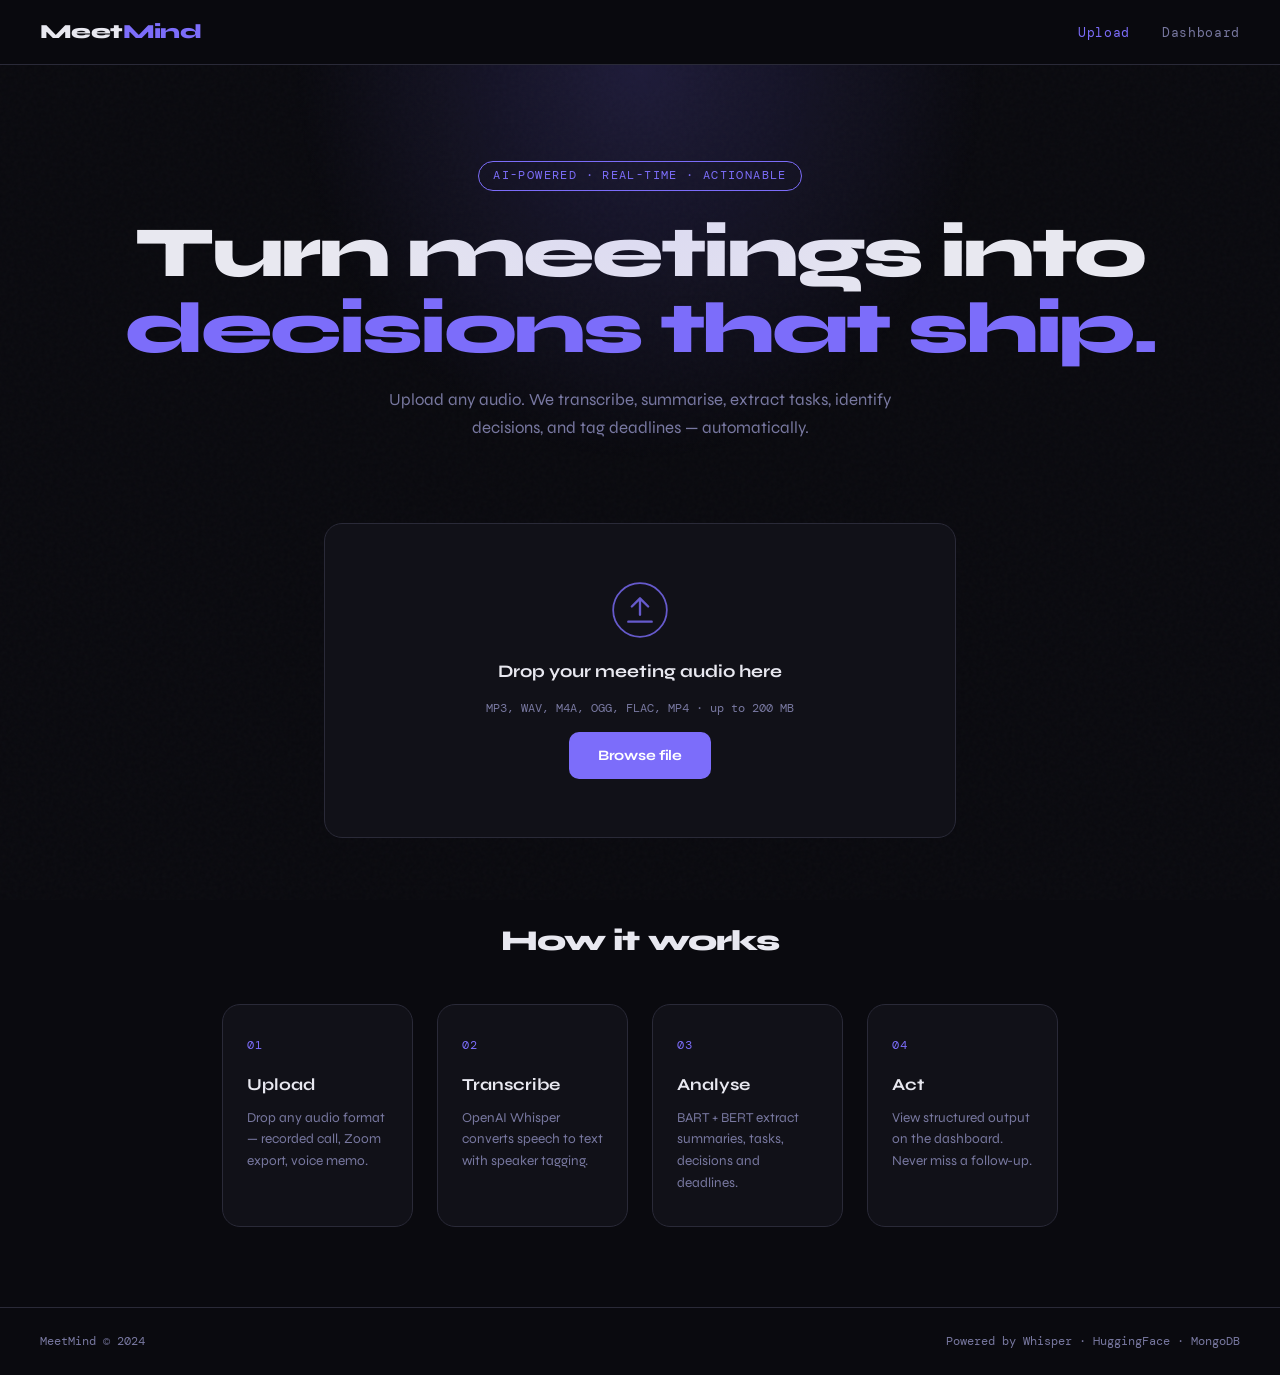
<file: templates/index.html>
<!DOCTYPE html>
<html lang="en">
<head>
  <meta charset="UTF-8" />
  <meta name="viewport" content="width=device-width, initial-scale=1.0" />
  <title>MeetMind — AI Meeting Analyzer</title>
  <link rel="preconnect" href="https://fonts.googleapis.com" />
  <link href="https://fonts.googleapis.com/css2?family=Syne:wght@400;600;700;800&family=DM+Mono:wght@300;400;500&display=swap" rel="stylesheet" />
  <link rel="stylesheet" href="/static/css/main.css" />
</head>
<body>

  <!-- ── NAV ──────────────────────────────────────────────────────────────── -->
  <nav class="nav">
    <div class="nav-logo">Meet<span>Mind</span></div>
    <div class="nav-links">
      <a href="/" class="active">Upload</a>
      <a href="/dashboard">Dashboard</a>
    </div>
  </nav>

  <!-- ── HERO ─────────────────────────────────────────────────────────────── -->
  <section class="hero">
    <div class="hero-tag">AI-Powered · Real-Time · Actionable</div>
    <h1 class="hero-title">
      Turn meetings into<br />
      <span class="accent">decisions that ship.</span>
    </h1>
    <p class="hero-sub">
      Upload any audio. We transcribe, summarise, extract tasks,
      identify decisions, and tag deadlines — automatically.
    </p>
  </section>

  <!-- ── UPLOAD CARD ───────────────────────────────────────────────────────── -->
  <main class="upload-section">
    <div class="upload-card" id="uploadCard">

      <!-- Drop zone -->
      <div class="drop-zone" id="dropZone">
        <div class="drop-icon">
          <svg viewBox="0 0 48 48" fill="none" xmlns="http://www.w3.org/2000/svg">
            <circle cx="24" cy="24" r="23" stroke="currentColor" stroke-width="1.5"/>
            <path d="M24 14v14M17 21l7-7 7 7" stroke="currentColor" stroke-width="2" stroke-linecap="round" stroke-linejoin="round"/>
            <path d="M14 34h20" stroke="currentColor" stroke-width="2" stroke-linecap="round"/>
          </svg>
        </div>
        <p class="drop-title">Drop your meeting audio here</p>
        <p class="drop-sub">MP3, WAV, M4A, OGG, FLAC, MP4 · up to 200 MB</p>
        <label class="btn-primary" for="fileInput">Browse file</label>
        <input type="file" id="fileInput" accept=".mp3,.mp4,.wav,.ogg,.m4a,.webm,.flac" hidden />
      </div>

      <!-- File preview (shown after selection) -->
      <div class="file-preview hidden" id="filePreview">
        <div class="file-info">
          <div class="file-icon">🎙️</div>
          <div class="file-meta">
            <span class="file-name" id="fileName">—</span>
            <span class="file-size" id="fileSize">—</span>
          </div>
          <button class="btn-ghost" id="clearFile">✕</button>
        </div>
        <button class="btn-primary full-width" id="uploadBtn">
          Analyse Meeting →
        </button>
      </div>
    </div>

    <!-- ── Progress ────────────────────────────────────────────────────────── -->
    <div class="progress-card hidden" id="progressCard">
      <div class="progress-steps">
        <div class="step" id="step-upload">
          <div class="step-dot"></div>
          <span>Uploading audio</span>
        </div>
        <div class="step" id="step-transcribe">
          <div class="step-dot"></div>
          <span>Transcribing with Whisper</span>
        </div>
        <div class="step" id="step-nlp">
          <div class="step-dot"></div>
          <span>Running NLP pipeline</span>
        </div>
        <div class="step" id="step-save">
          <div class="step-dot"></div>
          <span>Saving to database</span>
        </div>
      </div>
      <div class="progress-bar-wrap">
        <div class="progress-bar" id="progressBar"></div>
      </div>
      <p class="progress-label" id="progressLabel">Preparing…</p>
    </div>

    <!-- ── Error ─────────────────────────────────────────────────────────────── -->
    <div class="error-card hidden" id="errorCard">
      <span class="error-icon">⚠️</span>
      <p id="errorMsg">Something went wrong.</p>
      <button class="btn-ghost" id="retryBtn">Try again</button>
    </div>
  </main>

  <!-- ── HOW IT WORKS ──────────────────────────────────────────────────────── -->
  <section class="how-it-works">
    <h2>How it works</h2>
    <div class="steps-grid">
      <div class="how-step">
        <div class="how-num">01</div>
        <h3>Upload</h3>
        <p>Drop any audio format — recorded call, Zoom export, voice memo.</p>
      </div>
      <div class="how-step">
        <div class="how-num">02</div>
        <h3>Transcribe</h3>
        <p>OpenAI Whisper converts speech to text with speaker tagging.</p>
      </div>
      <div class="how-step">
        <div class="how-num">03</div>
        <h3>Analyse</h3>
        <p>BART + BERT extract summaries, tasks, decisions and deadlines.</p>
      </div>
      <div class="how-step">
        <div class="how-num">04</div>
        <h3>Act</h3>
        <p>View structured output on the dashboard. Never miss a follow-up.</p>
      </div>
    </div>
  </section>

  <!-- ── FOOTER ────────────────────────────────────────────────────────────── -->
  <footer class="footer">
    <span>MeetMind © 2024</span>
    <span>Powered by Whisper · HuggingFace · MongoDB</span>
  </footer>

  <script src="/static/js/upload.js"></script>
</body>
</html>
</file>
<file: static/css/main.css>
/* ============================================================
   MeetMind — main.css
   Design: Editorial / Industrial — dark base, electric accents
   Fonts: Syne (display) + DM Mono (code/data)
   ============================================================ */

/* ── Variables ─────────────────────────────────────────────── */
:root {
  --bg:        #0a0a0f;
  --bg-2:      #111118;
  --bg-3:      #1a1a24;
  --border:    #2a2a38;
  --accent:    #7c6dfa;
  --accent-2:  #fa6d8c;
  --accent-3:  #6dfacc;
  --text:      #e8e8f0;
  --text-dim:  #7878a0;
  --text-mono: #a0a0c0;
  --high:      #fa6d6d;
  --med:       #facc6d;
  --low:       #6dfacc;
  --radius:    10px;
  --radius-lg: 18px;
  --shadow:    0 8px 40px rgba(0,0,0,0.5);
  --font-sans: 'Syne', sans-serif;
  --font-mono: 'DM Mono', monospace;
}

/* ── Reset ──────────────────────────────────────────────────── */
*, *::before, *::after { box-sizing: border-box; margin: 0; padding: 0; }
html { scroll-behavior: smooth; }
body {
  font-family: var(--font-sans);
  background: var(--bg);
  color: var(--text);
  min-height: 100vh;
  line-height: 1.6;
  overflow-x: hidden;
}

/* ── Noise texture overlay ──────────────────────────────────── */
body::before {
  content: '';
  position: fixed; inset: 0;
  background-image: url("data:image/svg+xml,%3Csvg viewBox='0 0 256 256' xmlns='http://www.w3.org/2000/svg'%3E%3Cfilter id='n'%3E%3CfeTurbulence type='fractalNoise' baseFrequency='0.9' numOctaves='4' stitchTiles='stitch'/%3E%3C/filter%3E%3Crect width='100%25' height='100%25' filter='url(%23n)' opacity='1'/%3E%3C/svg%3E");
  opacity: 0.025;
  pointer-events: none;
  z-index: 0;
}

/* ── Nav ────────────────────────────────────────────────────── */
.nav {
  position: sticky; top: 0; z-index: 100;
  display: flex; align-items: center; justify-content: space-between;
  padding: 1rem 2.5rem;
  background: rgba(10,10,15,0.85);
  backdrop-filter: blur(16px);
  border-bottom: 1px solid var(--border);
}
.nav-logo {
  font-size: 1.25rem;
  font-weight: 800;
  letter-spacing: -0.03em;
}
.nav-logo span { color: var(--accent); }

.nav-links { display: flex; gap: 2rem; }
.nav-links a {
  font-family: var(--font-mono);
  font-size: 0.82rem;
  color: var(--text-dim);
  text-decoration: none;
  letter-spacing: 0.05em;
  transition: color 0.2s;
}
.nav-links a:hover,
.nav-links a.active { color: var(--text); }
.nav-links a.active { color: var(--accent); }

/* ── Hero ───────────────────────────────────────────────────── */
.hero {
  position: relative;
  padding: 6rem 2.5rem 3rem;
  text-align: center;
  z-index: 1;
}
/* radial glow */
.hero::after {
  content: '';
  position: absolute;
  top: 0; left: 50%;
  transform: translateX(-50%);
  width: 700px; height: 400px;
  background: radial-gradient(ellipse at 50% 0%, rgba(124,109,250,0.18) 0%, transparent 70%);
  pointer-events: none;
}
.hero-tag {
  display: inline-block;
  font-family: var(--font-mono);
  font-size: 0.72rem;
  letter-spacing: 0.12em;
  color: var(--accent);
  border: 1px solid var(--accent);
  padding: 0.3rem 0.9rem;
  border-radius: 100px;
  margin-bottom: 1.5rem;
  text-transform: uppercase;
}
.hero-title {
  font-size: clamp(2.4rem, 6vw, 4.5rem);
  font-weight: 800;
  line-height: 1.05;
  letter-spacing: -0.04em;
  margin-bottom: 1.2rem;
}
.hero-title .accent { color: var(--accent); }
.hero-sub {
  max-width: 540px;
  margin: 0 auto;
  color: var(--text-dim);
  font-size: 1.05rem;
  line-height: 1.7;
}

/* ── Upload section ─────────────────────────────────────────── */
.upload-section {
  position: relative;
  z-index: 1;
  max-width: 680px;
  margin: 2rem auto 5rem;
  padding: 0 1.5rem;
}

/* ── Upload card ────────────────────────────────────────────── */
.upload-card {
  background: var(--bg-2);
  border: 1px solid var(--border);
  border-radius: var(--radius-lg);
  overflow: hidden;
}
.drop-zone {
  display: flex;
  flex-direction: column;
  align-items: center;
  padding: 3.5rem 2rem;
  gap: 0.8rem;
  cursor: pointer;
  transition: background 0.2s, border-color 0.2s;
  border: 2px dashed transparent;
  border-radius: var(--radius-lg);
}
.drop-zone.over {
  background: rgba(124,109,250,0.06);
  border-color: var(--accent);
}
.drop-icon {
  width: 56px; height: 56px;
  color: var(--accent);
  margin-bottom: 0.5rem;
  opacity: 0.8;
}
.drop-icon svg { width: 100%; height: 100%; }
.drop-title { font-size: 1.1rem; font-weight: 700; }
.drop-sub { font-family: var(--font-mono); font-size: 0.78rem; color: var(--text-dim); }

/* ── File preview ───────────────────────────────────────────── */
.file-preview { padding: 1.5rem 2rem; }
.file-info {
  display: flex;
  align-items: center;
  gap: 1rem;
  padding: 1rem 1.2rem;
  background: var(--bg-3);
  border: 1px solid var(--border);
  border-radius: var(--radius);
  margin-bottom: 1.2rem;
}
.file-icon { font-size: 1.5rem; }
.file-meta { flex: 1; display: flex; flex-direction: column; gap: 0.2rem; }
.file-name { font-weight: 600; font-size: 0.9rem; }
.file-size { font-family: var(--font-mono); font-size: 0.75rem; color: var(--text-dim); }

/* ── Progress card ──────────────────────────────────────────── */
.progress-card {
  margin-top: 1.5rem;
  background: var(--bg-2);
  border: 1px solid var(--border);
  border-radius: var(--radius-lg);
  padding: 2rem;
}
.progress-steps {
  display: flex;
  flex-direction: column;
  gap: 1rem;
  margin-bottom: 1.5rem;
}
.step {
  display: flex;
  align-items: center;
  gap: 0.9rem;
  font-family: var(--font-mono);
  font-size: 0.82rem;
  color: var(--text-dim);
  transition: color 0.3s;
}
.step.active { color: var(--accent); }
.step.done   { color: var(--accent-3); }
.step-dot {
  width: 10px; height: 10px;
  border-radius: 50%;
  background: var(--border);
  flex-shrink: 0;
  transition: background 0.3s, box-shadow 0.3s;
}
.step.active .step-dot {
  background: var(--accent);
  box-shadow: 0 0 0 4px rgba(124,109,250,0.2);
  animation: pulse 1.2s ease infinite;
}
.step.done .step-dot { background: var(--accent-3); }
@keyframes pulse {
  0%, 100% { box-shadow: 0 0 0 4px rgba(124,109,250,0.2); }
  50%       { box-shadow: 0 0 0 8px rgba(124,109,250,0.05); }
}
.progress-bar-wrap {
  height: 4px;
  background: var(--border);
  border-radius: 100px;
  overflow: hidden;
  margin-bottom: 0.8rem;
}
.progress-bar {
  height: 100%;
  background: linear-gradient(90deg, var(--accent), var(--accent-2));
  border-radius: 100px;
  width: 0%;
  transition: width 0.6s ease;
}
.progress-label {
  font-family: var(--font-mono);
  font-size: 0.78rem;
  color: var(--text-dim);
  text-align: center;
}

/* ── Error card ─────────────────────────────────────────────── */
.error-card {
  margin-top: 1.5rem;
  background: rgba(250,109,109,0.06);
  border: 1px solid rgba(250,109,109,0.3);
  border-radius: var(--radius-lg);
  padding: 2rem;
  text-align: center;
  display: flex;
  flex-direction: column;
  align-items: center;
  gap: 0.8rem;
}
.error-icon { font-size: 2rem; }
.error-card p { color: var(--high); font-size: 0.9rem; }

/* ── How it works ───────────────────────────────────────────── */
.how-it-works {
  position: relative; z-index: 1;
  max-width: 900px; margin: 0 auto 5rem;
  padding: 0 2rem;
  text-align: center;
}
.how-it-works h2 {
  font-size: 1.8rem;
  font-weight: 800;
  letter-spacing: -0.03em;
  margin-bottom: 2.5rem;
}
.steps-grid {
  display: grid;
  grid-template-columns: repeat(auto-fit, minmax(180px,1fr));
  gap: 1.5rem;
}
.how-step {
  background: var(--bg-2);
  border: 1px solid var(--border);
  border-radius: var(--radius-lg);
  padding: 2rem 1.5rem;
  text-align: left;
  transition: border-color 0.2s, transform 0.2s;
}
.how-step:hover { border-color: var(--accent); transform: translateY(-3px); }
.how-num {
  font-family: var(--font-mono);
  font-size: 0.72rem;
  color: var(--accent);
  letter-spacing: 0.1em;
  margin-bottom: 1rem;
}
.how-step h3 { font-size: 1.05rem; font-weight: 700; margin-bottom: 0.5rem; }
.how-step p  { font-size: 0.85rem; color: var(--text-dim); line-height: 1.6; }

/* ── Footer ─────────────────────────────────────────────────── */
.footer {
  position: relative; z-index: 1;
  display: flex; justify-content: space-between; align-items: center;
  padding: 1.5rem 2.5rem;
  border-top: 1px solid var(--border);
  font-family: var(--font-mono);
  font-size: 0.75rem;
  color: var(--text-dim);
}

/* ── Buttons ─────────────────────────────────────────────────── */
.btn-primary {
  display: inline-flex; align-items: center; justify-content: center;
  padding: 0.75rem 1.8rem;
  background: var(--accent);
  color: #fff;
  font-family: var(--font-sans);
  font-weight: 700;
  font-size: 0.9rem;
  border: none;
  border-radius: var(--radius);
  cursor: pointer;
  text-decoration: none;
  transition: opacity 0.2s, transform 0.15s;
  letter-spacing: -0.01em;
}
.btn-primary:hover  { opacity: 0.88; transform: translateY(-1px); }
.btn-primary:active { transform: translateY(0); }
.btn-primary.full-width { width: 100%; }

.btn-ghost {
  display: inline-flex; align-items: center; justify-content: center;
  padding: 0.55rem 1.2rem;
  background: transparent;
  color: var(--text-dim);
  font-family: var(--font-sans);
  font-size: 0.85rem;
  border: 1px solid var(--border);
  border-radius: var(--radius);
  cursor: pointer;
  transition: color 0.2s, border-color 0.2s;
}
.btn-ghost:hover { color: var(--text); border-color: var(--text-dim); }

.btn-sm {
  display: inline-flex; align-items: center; justify-content: center;
  padding: 0.4rem 0.9rem;
  background: var(--bg-3);
  color: var(--text);
  font-family: var(--font-mono);
  font-size: 0.76rem;
  border: 1px solid var(--border);
  border-radius: var(--radius);
  cursor: pointer;
  text-decoration: none;
  transition: border-color 0.2s;
}
.btn-sm:hover { border-color: var(--accent); color: var(--accent); }

/* ── Utilities ───────────────────────────────────────────────── */
.hidden { display: none !important; }
</file>
